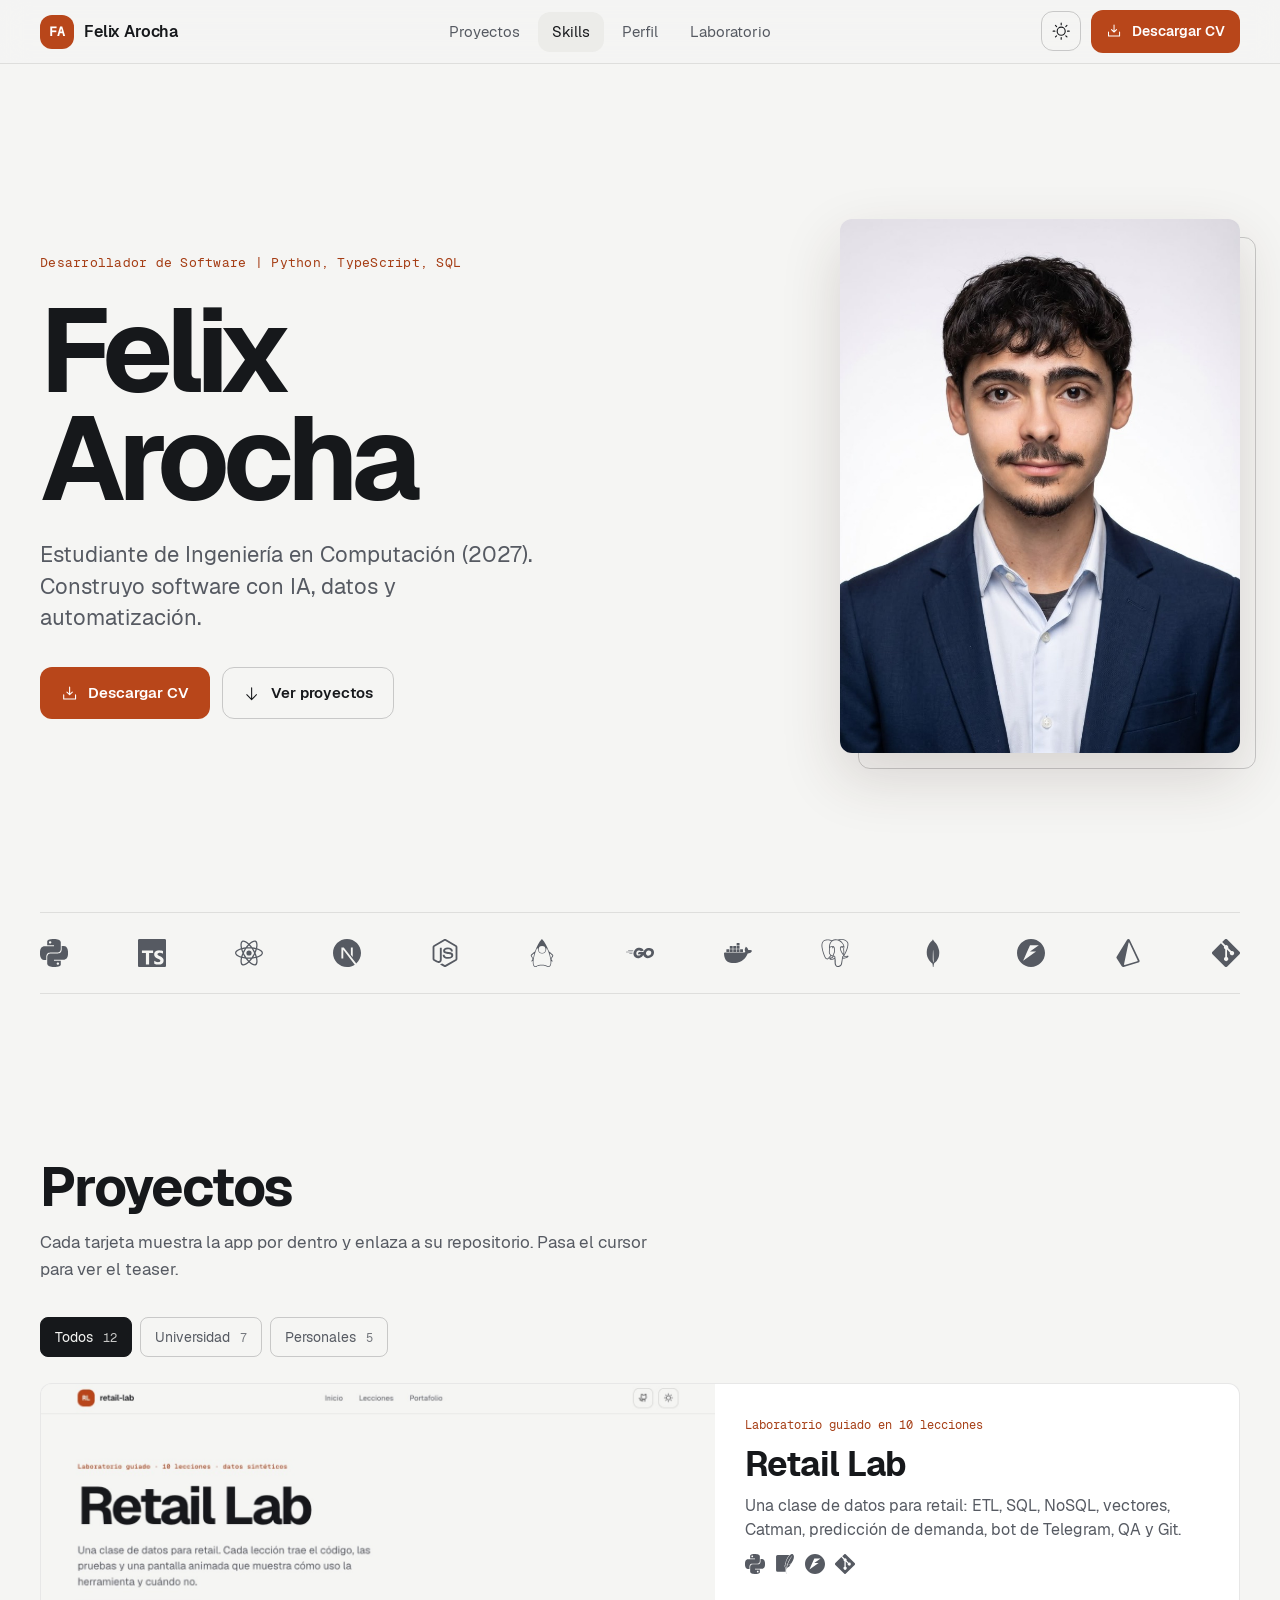
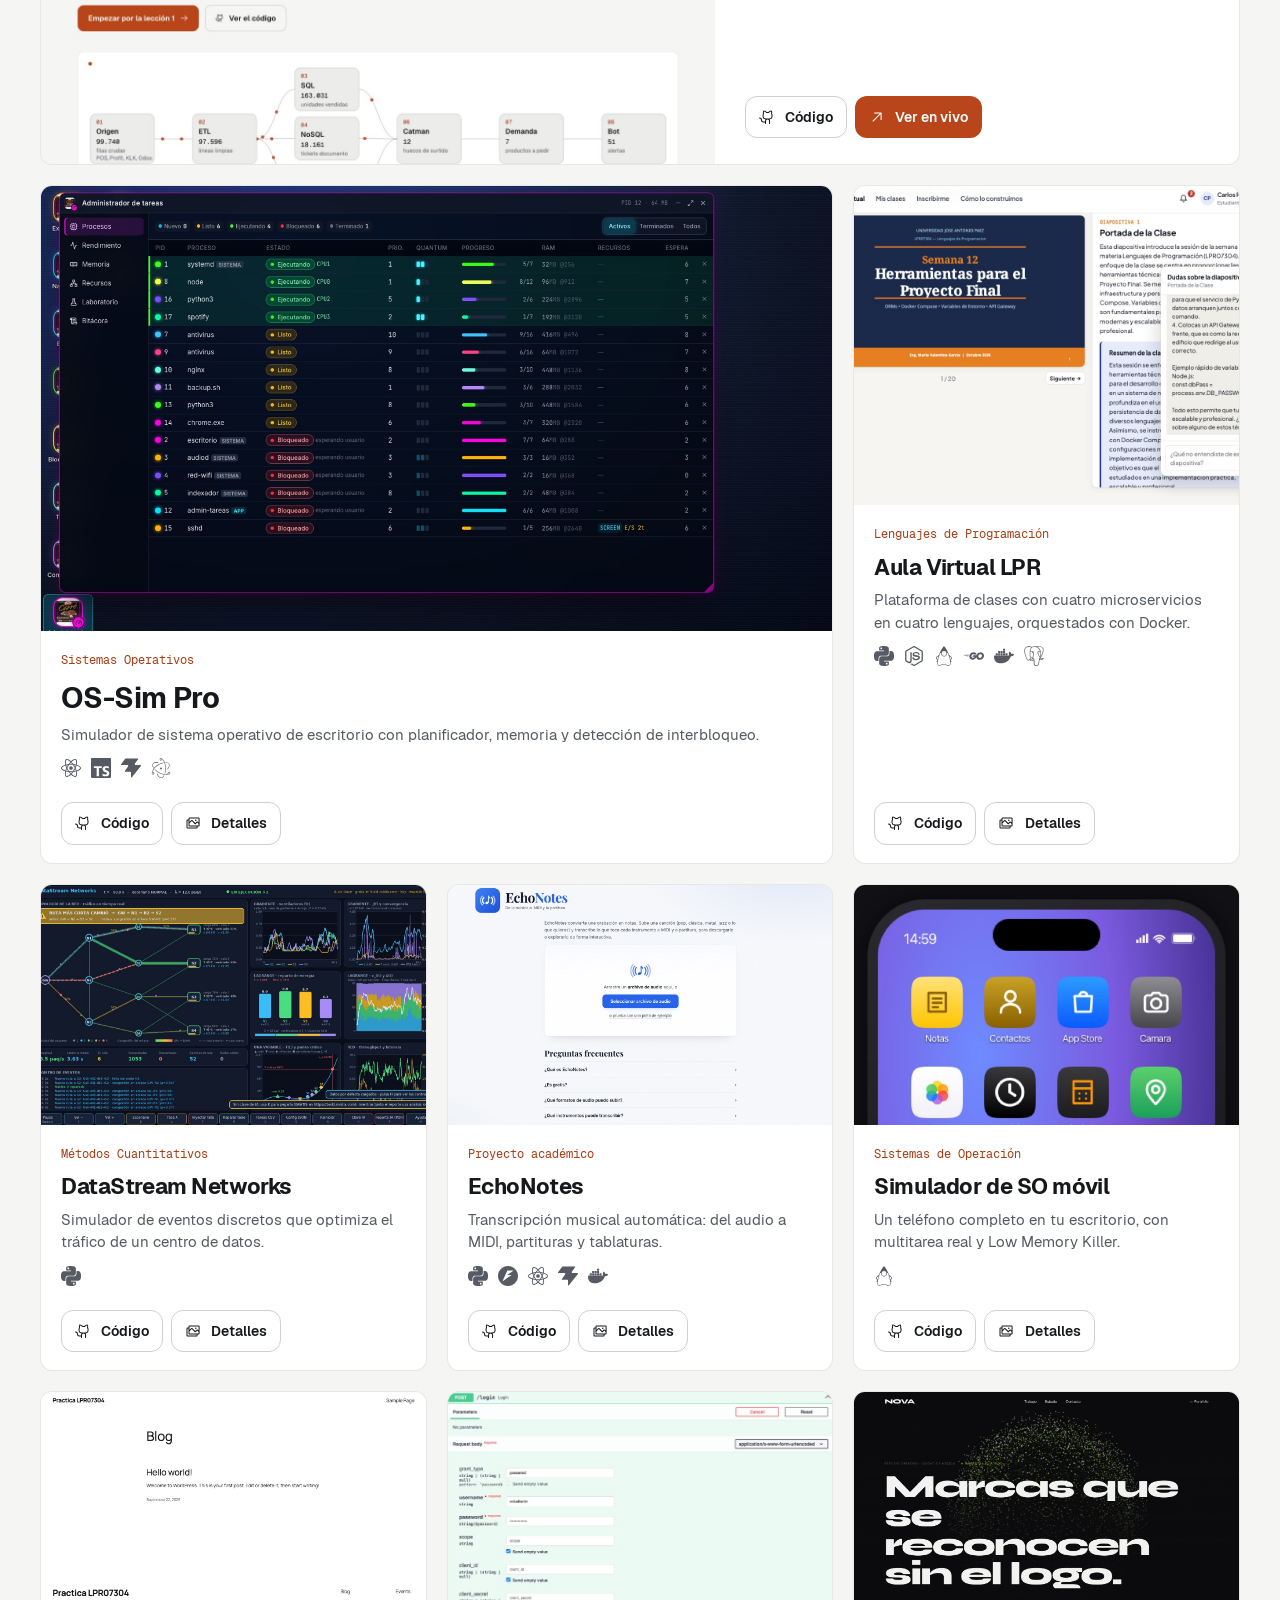
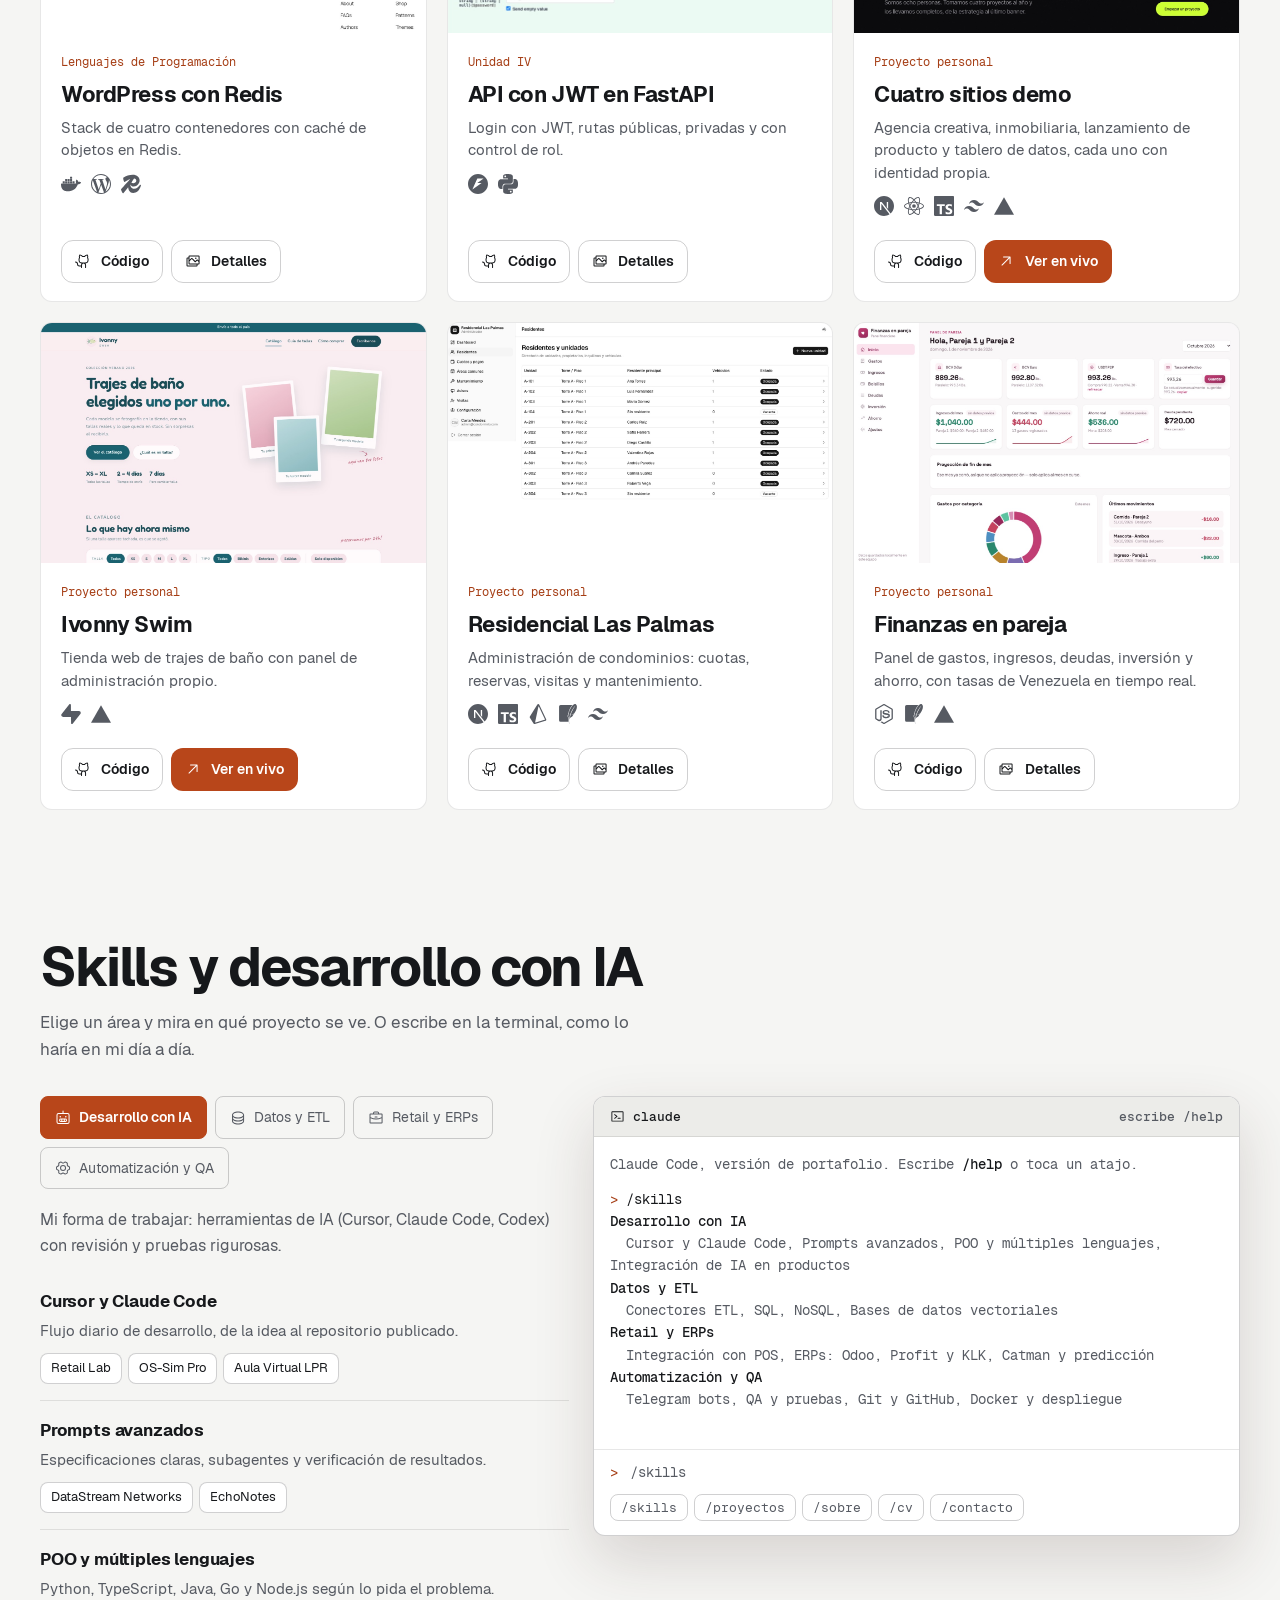
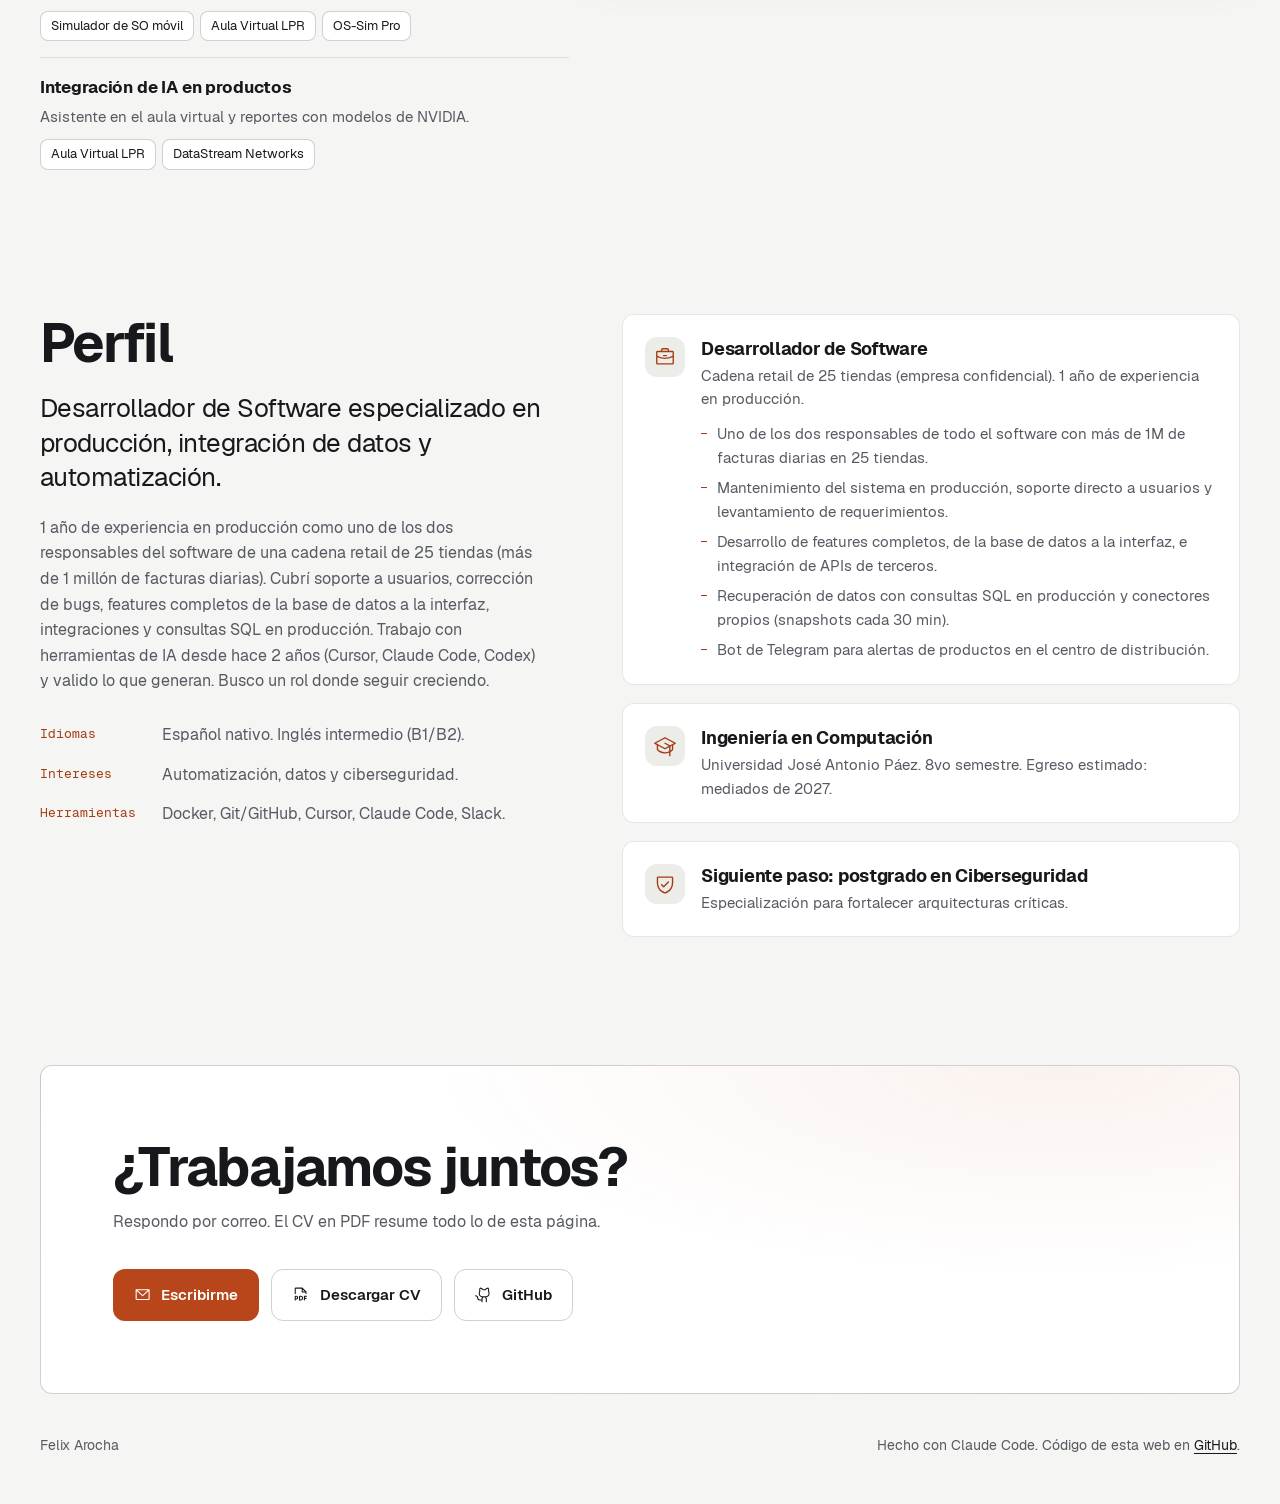
<file: index.html>
<!doctype html>
<html lang="es" data-theme="dark">
<head>
  <meta charset="utf-8">
  <meta name="viewport" content="width=device-width, initial-scale=1">
  <title>Felix Arocha | Desarrollador de Software</title>
  <meta name="description" content="Portafolio de Felix Arocha, Desarrollador de Software y estudiante de Ingeniería en Computación. Proyectos con código en GitHub, capturas y CV en PDF.">
  <meta name="theme-color" content="#0d0e10">
  <meta property="og:title" content="Felix Arocha | Desarrollador de Software">
  <meta property="og:description" content="Proyectos reales con teaser, código en GitHub y CV en PDF.">
  <meta property="og:image" content="assets/foto.jpg">
  <link rel="icon" href="assets/favicon.svg" type="image/svg+xml">
  <link rel="preload" href="assets/fonts/Geist-Regular.woff2" as="font" type="font/woff2" crossorigin>
  <link rel="stylesheet" href="css/style.css">
  <script>
    /* Aplica el tema guardado antes de pintar para evitar parpadeo. */
    try {
      var t = localStorage.getItem("tema");
      if (!t) t = matchMedia("(prefers-color-scheme: light)").matches ? "light" : "dark";
      document.documentElement.setAttribute("data-theme", t);
    } catch (e) {}
  </script>
</head>
<body>
<svg xmlns="http://www.w3.org/2000/svg" style="display:none">
<symbol id="i-github-logo" viewBox="0 0 256 256" fill="currentColor"><path d="M208.31,75.68A59.78,59.78,0,0,0,202.93,28,8,8,0,0,0,196,24a59.75,59.75,0,0,0-48,24H124A59.75,59.75,0,0,0,76,24a8,8,0,0,0-6.93,4,59.78,59.78,0,0,0-5.38,47.68A58.14,58.14,0,0,0,56,104v8a56.06,56.06,0,0,0,48.44,55.47A39.8,39.8,0,0,0,96,192v8H72a24,24,0,0,1-24-24A40,40,0,0,0,8,136a8,8,0,0,0,0,16,24,24,0,0,1,24,24,40,40,0,0,0,40,40H96v16a8,8,0,0,0,16,0V192a24,24,0,0,1,48,0v40a8,8,0,0,0,16,0V192a39.8,39.8,0,0,0-8.44-24.53A56.06,56.06,0,0,0,216,112v-8A58.14,58.14,0,0,0,208.31,75.68ZM200,112a40,40,0,0,1-40,40H112a40,40,0,0,1-40-40v-8a41.74,41.74,0,0,1,6.9-22.48A8,8,0,0,0,80,73.83a43.81,43.81,0,0,1,.79-33.58,43.88,43.88,0,0,1,32.32,20.06A8,8,0,0,0,119.82,64h32.35a8,8,0,0,0,6.74-3.69,43.87,43.87,0,0,1,32.32-20.06A43.81,43.81,0,0,1,192,73.83a8.09,8.09,0,0,0,1,7.65A41.72,41.72,0,0,1,200,104Z"/></symbol>
<symbol id="i-envelope-simple" viewBox="0 0 256 256" fill="currentColor"><path d="M224,48H32a8,8,0,0,0-8,8V192a16,16,0,0,0,16,16H216a16,16,0,0,0,16-16V56A8,8,0,0,0,224,48ZM203.43,64,128,133.15,52.57,64ZM216,192H40V74.19l82.59,75.71a8,8,0,0,0,10.82,0L216,74.19V192Z"/></symbol>
<symbol id="i-download-simple" viewBox="0 0 256 256" fill="currentColor"><path d="M224,144v64a8,8,0,0,1-8,8H40a8,8,0,0,1-8-8V144a8,8,0,0,1,16,0v56H208V144a8,8,0,0,1,16,0Zm-101.66,5.66a8,8,0,0,0,11.32,0l40-40a8,8,0,0,0-11.32-11.32L136,124.69V32a8,8,0,0,0-16,0v92.69L93.66,98.34a8,8,0,0,0-11.32,11.32Z"/></symbol>
<symbol id="i-arrow-up-right" viewBox="0 0 256 256" fill="currentColor"><path d="M200,64V168a8,8,0,0,1-16,0V83.31L69.66,197.66a8,8,0,0,1-11.32-11.32L172.69,72H88a8,8,0,0,1,0-16H192A8,8,0,0,1,200,64Z"/></symbol>
<symbol id="i-terminal-window" viewBox="0 0 256 256" fill="currentColor"><path d="M128,128a8,8,0,0,1-3,6.25l-40,32a8,8,0,1,1-10-12.5L107.19,128,75,102.25a8,8,0,1,1,10-12.5l40,32A8,8,0,0,1,128,128Zm48,24H136a8,8,0,0,0,0,16h40a8,8,0,0,0,0-16Zm56-96V200a16,16,0,0,1-16,16H40a16,16,0,0,1-16-16V56A16,16,0,0,1,40,40H216A16,16,0,0,1,232,56ZM216,200V56H40V200H216Z"/></symbol>
<symbol id="i-sun" viewBox="0 0 256 256" fill="currentColor"><path d="M120,40V16a8,8,0,0,1,16,0V40a8,8,0,0,1-16,0Zm72,88a64,64,0,1,1-64-64A64.07,64.07,0,0,1,192,128Zm-16,0a48,48,0,1,0-48,48A48.05,48.05,0,0,0,176,128ZM58.34,69.66A8,8,0,0,0,69.66,58.34l-16-16A8,8,0,0,0,42.34,53.66Zm0,116.68-16,16a8,8,0,0,0,11.32,11.32l16-16a8,8,0,0,0-11.32-11.32ZM192,72a8,8,0,0,0,5.66-2.34l16-16a8,8,0,0,0-11.32-11.32l-16,16A8,8,0,0,0,192,72Zm5.66,114.34a8,8,0,0,0-11.32,11.32l16,16a8,8,0,0,0,11.32-11.32ZM48,128a8,8,0,0,0-8-8H16a8,8,0,0,0,0,16H40A8,8,0,0,0,48,128Zm80,80a8,8,0,0,0-8,8v24a8,8,0,0,0,16,0V216A8,8,0,0,0,128,208Zm112-88H216a8,8,0,0,0,0,16h24a8,8,0,0,0,0-16Z"/></symbol>
<symbol id="i-moon" viewBox="0 0 256 256" fill="currentColor"><path d="M233.54,142.23a8,8,0,0,0-8-2,88.08,88.08,0,0,1-109.8-109.8,8,8,0,0,0-10-10,104.84,104.84,0,0,0-52.91,37A104,104,0,0,0,136,224a103.09,103.09,0,0,0,62.52-20.88,104.84,104.84,0,0,0,37-52.91A8,8,0,0,0,233.54,142.23ZM188.9,190.34A88,88,0,0,1,65.66,67.11a89,89,0,0,1,31.4-26A106,106,0,0,0,96,56,104.11,104.11,0,0,0,200,160a106,106,0,0,0,14.92-1.06A89,89,0,0,1,188.9,190.34Z"/></symbol>
<symbol id="i-code" viewBox="0 0 256 256" fill="currentColor"><path d="M69.12,94.15,28.5,128l40.62,33.85a8,8,0,1,1-10.24,12.29l-48-40a8,8,0,0,1,0-12.29l48-40a8,8,0,0,1,10.24,12.3Zm176,27.7-48-40a8,8,0,1,0-10.24,12.3L227.5,128l-40.62,33.85a8,8,0,1,0,10.24,12.29l48-40a8,8,0,0,0,0-12.29ZM162.73,32.48a8,8,0,0,0-10.25,4.79l-64,176a8,8,0,0,0,4.79,10.26A8.14,8.14,0,0,0,96,224a8,8,0,0,0,7.52-5.27l64-176A8,8,0,0,0,162.73,32.48Z"/></symbol>
<symbol id="i-database" viewBox="0 0 256 256" fill="currentColor"><path d="M128,24C74.17,24,32,48.6,32,80v96c0,31.4,42.17,56,96,56s96-24.6,96-56V80C224,48.6,181.83,24,128,24Zm80,104c0,9.62-7.88,19.43-21.61,26.92C170.93,163.35,150.19,168,128,168s-42.93-4.65-58.39-13.08C55.88,147.43,48,137.62,48,128V111.36c17.06,15,46.23,24.64,80,24.64s62.94-9.68,80-24.64ZM69.61,53.08C85.07,44.65,105.81,40,128,40s42.93,4.65,58.39,13.08C200.12,60.57,208,70.38,208,80s-7.88,19.43-21.61,26.92C170.93,115.35,150.19,120,128,120s-42.93-4.65-58.39-13.08C55.88,99.43,48,89.62,48,80S55.88,60.57,69.61,53.08ZM186.39,202.92C170.93,211.35,150.19,216,128,216s-42.93-4.65-58.39-13.08C55.88,195.43,48,185.62,48,176V159.36c17.06,15,46.23,24.64,80,24.64s62.94-9.68,80-24.64V176C208,185.62,200.12,195.43,186.39,202.92Z"/></symbol>
<symbol id="i-robot" viewBox="0 0 256 256" fill="currentColor"><path d="M200,48H136V16a8,8,0,0,0-16,0V48H56A32,32,0,0,0,24,80V192a32,32,0,0,0,32,32H200a32,32,0,0,0,32-32V80A32,32,0,0,0,200,48Zm16,144a16,16,0,0,1-16,16H56a16,16,0,0,1-16-16V80A16,16,0,0,1,56,64H200a16,16,0,0,1,16,16Zm-52-56H92a28,28,0,0,0,0,56h72a28,28,0,0,0,0-56Zm-24,16v24H116V152ZM80,164a12,12,0,0,1,12-12h8v24H92A12,12,0,0,1,80,164Zm84,12h-8V152h8a12,12,0,0,1,0,24ZM72,108a12,12,0,1,1,12,12A12,12,0,0,1,72,108Zm88,0a12,12,0,1,1,12,12A12,12,0,0,1,160,108Z"/></symbol>
<symbol id="i-shield-check" viewBox="0 0 256 256" fill="currentColor"><path d="M208,40H48A16,16,0,0,0,32,56v56c0,52.72,25.52,84.67,46.93,102.19,23.06,18.86,46,25.26,47,25.53a8,8,0,0,0,4.2,0c1-.27,23.91-6.67,47-25.53C198.48,196.67,224,164.72,224,112V56A16,16,0,0,0,208,40Zm0,72c0,37.07-13.66,67.16-40.6,89.42A129.3,129.3,0,0,1,128,223.62a128.25,128.25,0,0,1-38.92-21.81C61.82,179.51,48,149.3,48,112l0-56,160,0ZM82.34,141.66a8,8,0,0,1,11.32-11.32L112,148.69l50.34-50.35a8,8,0,0,1,11.32,11.32l-56,56a8,8,0,0,1-11.32,0Z"/></symbol>
<symbol id="i-lock-simple" viewBox="0 0 256 256" fill="currentColor"><path d="M208,80H176V56a48,48,0,0,0-96,0V80H48A16,16,0,0,0,32,96V208a16,16,0,0,0,16,16H208a16,16,0,0,0,16-16V96A16,16,0,0,0,208,80ZM96,56a32,32,0,0,1,64,0V80H96ZM208,208H48V96H208V208Z"/></symbol>
<symbol id="i-x" viewBox="0 0 256 256" fill="currentColor"><path d="M205.66,194.34a8,8,0,0,1-11.32,11.32L128,139.31,61.66,205.66a8,8,0,0,1-11.32-11.32L116.69,128,50.34,61.66A8,8,0,0,1,61.66,50.34L128,116.69l66.34-66.35a8,8,0,0,1,11.32,11.32L139.31,128Z"/></symbol>
<symbol id="i-caret-left" viewBox="0 0 256 256" fill="currentColor"><path d="M165.66,202.34a8,8,0,0,1-11.32,11.32l-80-80a8,8,0,0,1,0-11.32l80-80a8,8,0,0,1,11.32,11.32L91.31,128Z"/></symbol>
<symbol id="i-caret-right" viewBox="0 0 256 256" fill="currentColor"><path d="M181.66,133.66l-80,80a8,8,0,0,1-11.32-11.32L164.69,128,90.34,53.66a8,8,0,0,1,11.32-11.32l80,80A8,8,0,0,1,181.66,133.66Z"/></symbol>
<symbol id="i-graduation-cap" viewBox="0 0 256 256" fill="currentColor"><path d="M251.76,88.94l-120-64a8,8,0,0,0-7.52,0l-120,64a8,8,0,0,0,0,14.12L32,117.87v48.42a15.91,15.91,0,0,0,4.06,10.65C49.16,191.53,78.51,216,128,216a130,130,0,0,0,48-8.76V240a8,8,0,0,0,16,0V199.51a115.63,115.63,0,0,0,27.94-22.57A15.91,15.91,0,0,0,224,166.29V117.87l27.76-14.81a8,8,0,0,0,0-14.12ZM128,200c-43.27,0-68.72-21.14-80-33.71V126.4l76.24,40.66a8,8,0,0,0,7.52,0L176,143.47v46.34C163.4,195.69,147.52,200,128,200Zm80-33.75a97.83,97.83,0,0,1-16,14.25V134.93l16-8.53ZM188,118.94l-.22-.13-56-29.87a8,8,0,0,0-7.52,14.12L171,128l-43,22.93L25,96,128,41.07,231,96Z"/></symbol>
<symbol id="i-briefcase" viewBox="0 0 256 256" fill="currentColor"><path d="M216,56H176V48a24,24,0,0,0-24-24H104A24,24,0,0,0,80,48v8H40A16,16,0,0,0,24,72V200a16,16,0,0,0,16,16H216a16,16,0,0,0,16-16V72A16,16,0,0,0,216,56ZM96,48a8,8,0,0,1,8-8h48a8,8,0,0,1,8,8v8H96ZM216,72v41.61A184,184,0,0,1,128,136a184.07,184.07,0,0,1-88-22.38V72Zm0,128H40V131.64A200.19,200.19,0,0,0,128,152a200.25,200.25,0,0,0,88-20.37V200ZM104,112a8,8,0,0,1,8-8h32a8,8,0,0,1,0,16H112A8,8,0,0,1,104,112Z"/></symbol>
<symbol id="i-translate" viewBox="0 0 256 256" fill="currentColor"><path d="M247.15,212.42l-56-112a8,8,0,0,0-14.31,0l-21.71,43.43A88,88,0,0,1,108,126.93,103.65,103.65,0,0,0,135.69,64H160a8,8,0,0,0,0-16H104V32a8,8,0,0,0-16,0V48H32a8,8,0,0,0,0,16h87.63A87.76,87.76,0,0,1,96,116.35a87.74,87.74,0,0,1-19-31,8,8,0,1,0-15.08,5.34A103.63,103.63,0,0,0,84,127a87.55,87.55,0,0,1-52,17,8,8,0,0,0,0,16,103.46,103.46,0,0,0,64-22.08,104.18,104.18,0,0,0,51.44,21.31l-26.6,53.19a8,8,0,0,0,14.31,7.16L148.94,192h70.11l13.79,27.58A8,8,0,0,0,240,224a8,8,0,0,0,7.15-11.58ZM156.94,176,184,121.89,211.05,176Z"/></symbol>
<symbol id="i-images" viewBox="0 0 256 256" fill="currentColor"><path d="M216,40H72A16,16,0,0,0,56,56V72H40A16,16,0,0,0,24,88V200a16,16,0,0,0,16,16H184a16,16,0,0,0,16-16V184h16a16,16,0,0,0,16-16V56A16,16,0,0,0,216,40ZM72,56H216v62.75l-10.07-10.06a16,16,0,0,0-22.63,0l-20,20-44-44a16,16,0,0,0-22.62,0L72,109.37ZM184,200H40V88H56v80a16,16,0,0,0,16,16H184Zm32-32H72V132l36-36,49.66,49.66a8,8,0,0,0,11.31,0L194.63,120,216,141.38V168ZM160,84a12,12,0,1,1,12,12A12,12,0,0,1,160,84Z"/></symbol>
<symbol id="i-check" viewBox="0 0 256 256" fill="currentColor"><path d="M229.66,77.66l-128,128a8,8,0,0,1-11.32,0l-56-56a8,8,0,0,1,11.32-11.32L96,188.69,218.34,66.34a8,8,0,0,1,11.32,11.32Z"/></symbol>
<symbol id="i-git-branch" viewBox="0 0 256 256" fill="currentColor"><path d="M232,64a32,32,0,1,0-40,31v17a8,8,0,0,1-8,8H96a23.84,23.84,0,0,0-8,1.38V95a32,32,0,1,0-16,0v66a32,32,0,1,0,16,0V144a8,8,0,0,1,8-8h88a24,24,0,0,0,24-24V95A32.06,32.06,0,0,0,232,64ZM64,64A16,16,0,1,1,80,80,16,16,0,0,1,64,64ZM96,192a16,16,0,1,1-16-16A16,16,0,0,1,96,192ZM200,80a16,16,0,1,1,16-16A16,16,0,0,1,200,80Z"/></symbol>
<symbol id="i-gear-six" viewBox="0 0 256 256" fill="currentColor"><path d="M128,80a48,48,0,1,0,48,48A48.05,48.05,0,0,0,128,80Zm0,80a32,32,0,1,1,32-32A32,32,0,0,1,128,160Zm109.94-52.79a8,8,0,0,0-3.89-5.4l-29.83-17-.12-33.62a8,8,0,0,0-2.83-6.08,111.91,111.91,0,0,0-36.72-20.67,8,8,0,0,0-6.46.59L128,41.85,97.88,25a8,8,0,0,0-6.47-.6A112.1,112.1,0,0,0,54.73,45.15a8,8,0,0,0-2.83,6.07l-.15,33.65-29.83,17a8,8,0,0,0-3.89,5.4,106.47,106.47,0,0,0,0,41.56,8,8,0,0,0,3.89,5.4l29.83,17,.12,33.62a8,8,0,0,0,2.83,6.08,111.91,111.91,0,0,0,36.72,20.67,8,8,0,0,0,6.46-.59L128,214.15,158.12,231a7.91,7.91,0,0,0,3.9,1,8.09,8.09,0,0,0,2.57-.42,112.1,112.1,0,0,0,36.68-20.73,8,8,0,0,0,2.83-6.07l.15-33.65,29.83-17a8,8,0,0,0,3.89-5.4A106.47,106.47,0,0,0,237.94,107.21Zm-15,34.91-28.57,16.25a8,8,0,0,0-3,3c-.58,1-1.19,2.06-1.81,3.06a7.94,7.94,0,0,0-1.22,4.21l-.15,32.25a95.89,95.89,0,0,1-25.37,14.3L134,199.13a8,8,0,0,0-3.91-1h-.19c-1.21,0-2.43,0-3.64,0a8.08,8.08,0,0,0-4.1,1l-28.84,16.1A96,96,0,0,1,67.88,201l-.11-32.2a8,8,0,0,0-1.22-4.22c-.62-1-1.23-2-1.8-3.06a8.09,8.09,0,0,0-3-3.06l-28.6-16.29a90.49,90.49,0,0,1,0-28.26L61.67,97.63a8,8,0,0,0,3-3c.58-1,1.19-2.06,1.81-3.06a7.94,7.94,0,0,0,1.22-4.21l.15-32.25a95.89,95.89,0,0,1,25.37-14.3L122,56.87a8,8,0,0,0,4.1,1c1.21,0,2.43,0,3.64,0a8.08,8.08,0,0,0,4.1-1l28.84-16.1A96,96,0,0,1,188.12,55l.11,32.2a8,8,0,0,0,1.22,4.22c.62,1,1.23,2,1.8,3.06a8.09,8.09,0,0,0,3,3.06l28.6,16.29A90.49,90.49,0,0,1,222.9,142.12Z"/></symbol>
<symbol id="i-arrow-down" viewBox="0 0 256 256" fill="currentColor"><path d="M205.66,149.66l-72,72a8,8,0,0,1-11.32,0l-72-72a8,8,0,0,1,11.32-11.32L120,196.69V40a8,8,0,0,1,16,0V196.69l58.34-58.35a8,8,0,0,1,11.32,11.32Z"/></symbol>
<symbol id="i-file-pdf" viewBox="0 0 256 256" fill="currentColor"><path d="M224,152a8,8,0,0,1-8,8H192v16h16a8,8,0,0,1,0,16H192v16a8,8,0,0,1-16,0V152a8,8,0,0,1,8-8h32A8,8,0,0,1,224,152ZM92,172a28,28,0,0,1-28,28H56v8a8,8,0,0,1-16,0V152a8,8,0,0,1,8-8H64A28,28,0,0,1,92,172Zm-16,0a12,12,0,0,0-12-12H56v24h8A12,12,0,0,0,76,172Zm88,8a36,36,0,0,1-36,36H112a8,8,0,0,1-8-8V152a8,8,0,0,1,8-8h16A36,36,0,0,1,164,180Zm-16,0a20,20,0,0,0-20-20h-8v40h8A20,20,0,0,0,148,180ZM40,112V40A16,16,0,0,1,56,24h96a8,8,0,0,1,5.66,2.34l56,56A8,8,0,0,1,216,88v24a8,8,0,0,1-16,0V96H152a8,8,0,0,1-8-8V40H56v72a8,8,0,0,1-16,0ZM160,80h28.69L160,51.31Z"/></symbol>
<symbol id="i-globe" viewBox="0 0 256 256" fill="currentColor"><path d="M128,24h0A104,104,0,1,0,232,128,104.12,104.12,0,0,0,128,24Zm88,104a87.61,87.61,0,0,1-3.33,24H174.16a157.44,157.44,0,0,0,0-48h38.51A87.61,87.61,0,0,1,216,128ZM102,168H154a115.11,115.11,0,0,1-26,45A115.27,115.27,0,0,1,102,168Zm-3.9-16a140.84,140.84,0,0,1,0-48h59.88a140.84,140.84,0,0,1,0,48ZM40,128a87.61,87.61,0,0,1,3.33-24H81.84a157.44,157.44,0,0,0,0,48H43.33A87.61,87.61,0,0,1,40,128ZM154,88H102a115.11,115.11,0,0,1,26-45A115.27,115.27,0,0,1,154,88Zm52.33,0H170.71a135.28,135.28,0,0,0-22.3-45.6A88.29,88.29,0,0,1,206.37,88ZM107.59,42.4A135.28,135.28,0,0,0,85.29,88H49.63A88.29,88.29,0,0,1,107.59,42.4ZM49.63,168H85.29a135.28,135.28,0,0,0,22.3,45.6A88.29,88.29,0,0,1,49.63,168Zm98.78,45.6a135.28,135.28,0,0,0,22.3-45.6h35.66A88.29,88.29,0,0,1,148.41,213.6Z"/></symbol>
<symbol id="i-brain" viewBox="0 0 256 256" fill="currentColor"><path d="M248,124a56.11,56.11,0,0,0-32-50.61V72a48,48,0,0,0-88-26.49A48,48,0,0,0,40,72v1.39a56,56,0,0,0,0,101.2V176a48,48,0,0,0,88,26.49A48,48,0,0,0,216,176v-1.41A56.09,56.09,0,0,0,248,124ZM88,208a32,32,0,0,1-31.81-28.56A55.87,55.87,0,0,0,64,180h8a8,8,0,0,0,0-16H64A40,40,0,0,1,50.67,86.27,8,8,0,0,0,56,78.73V72a32,32,0,0,1,64,0v68.26A47.8,47.8,0,0,0,88,128a8,8,0,0,0,0,16,32,32,0,0,1,0,64Zm104-44h-8a8,8,0,0,0,0,16h8a55.87,55.87,0,0,0,7.81-.56A32,32,0,1,1,168,144a8,8,0,0,0,0-16,47.8,47.8,0,0,0-32,12.26V72a32,32,0,0,1,64,0v6.73a8,8,0,0,0,5.33,7.54A40,40,0,0,1,192,164Zm16-52a8,8,0,0,1-8,8h-4a36,36,0,0,1-36-36V80a8,8,0,0,1,16,0v4a20,20,0,0,0,20,20h4A8,8,0,0,1,208,112ZM60,120H56a8,8,0,0,1,0-16h4A20,20,0,0,0,80,84V80a8,8,0,0,1,16,0v4A36,36,0,0,1,60,120Z"/></symbol>
</svg>
<a class="skip" href="#proyectos">Saltar al contenido</a>

<header class="nav" id="nav">
  <div class="wrap nav-in">
    <a class="brand" href="#inicio" aria-label="Felix Arocha, inicio">
      <span class="brand-mark">FA</span><span class="brand-name">Felix Arocha</span>
    </a>
    <nav class="nav-links" aria-label="Secciones">
      <a href="#proyectos" data-sec="proyectos">Proyectos</a>
      <a href="#skills" data-sec="skills">Skills</a>
      <a href="#perfil" data-sec="perfil">Perfil</a>
      <a href="https://felixxcito.github.io/retail-lab" target="_blank" rel="noopener">Laboratorio</a>
    </nav>
    <div class="nav-actions">
      <button class="icon-btn" id="themeBtn" type="button" aria-label="Cambiar tema claro u oscuro">
        <svg class="ico ico-sun"><use href="#i-sun"/></svg>
        <svg class="ico ico-moon"><use href="#i-moon"/></svg>
      </button>
      <a class="btn btn-primary btn-sm" href="assets/Felix-Arocha-CV.pdf" download>
        <svg class="ico"><use href="#i-download-simple"/></svg>Descargar CV
      </a>
    </div>
  </div>
</header>

<main id="inicio">
  <!-- HERO -->
  <section class="hero wrap">
    <div class="hero-copy reveal">
      <p class="mono hero-eyebrow">Desarrollador de Software | Python, TypeScript, SQL</p>
      <h1>Felix<br>Arocha</h1>
      <p class="lead">Estudiante de Ingeniería en Computación (2027). Construyo software con IA, datos y automatización.</p>
      <div class="hero-cta">
        <a class="btn btn-primary" href="assets/Felix-Arocha-CV.pdf" download>
          <svg class="ico"><use href="#i-download-simple"/></svg>Descargar CV
        </a>
        <a class="btn btn-ghost" href="#proyectos">
          <svg class="ico"><use href="#i-arrow-down"/></svg>Ver proyectos
        </a>
      </div>
    </div>
    <figure class="hero-photo reveal" style="--d:.12s">
      <img src="assets/foto.jpg" width="832" height="1024" alt="Retrato de Felix Arocha" fetchpriority="high">
    </figure>
  </section>

  <!-- STACK -->
  <section class="stack wrap" aria-label="Tecnologías con las que trabajo">
    <ul class="logos" id="logos"></ul>
  </section>

  <!-- PROYECTOS -->
  <section class="sec wrap" id="proyectos">
    <div class="sec-head reveal">
      <h2>Proyectos</h2>
      <p>Cada tarjeta muestra la app por dentro y enlaza a su repositorio. Pasa el cursor para ver el teaser.</p>
    </div>
    <div class="filters reveal" role="group" aria-label="Filtrar proyectos">
      <button class="chip is-on" data-f="all" type="button">Todos <span id="cAll"></span></button>
      <button class="chip" data-f="uni" type="button">Universidad <span id="cUni"></span></button>
      <button class="chip" data-f="personal" type="button">Personales <span id="cPer"></span></button>
    </div>
    <div class="grid" id="grid"></div>
  </section>

  <!-- SKILLS -->
  <section class="sec wrap" id="skills">
    <div class="sec-head reveal">
      <h2>Skills y desarrollo con IA</h2>
      <p>Elige un área y mira en qué proyecto se ve. O escribe en la terminal, como lo haría en mi día a día.</p>
    </div>
    <div class="skills">
      <div class="skills-left reveal">
        <div class="tabs" role="tablist" id="tabs" aria-label="Áreas de skills"></div>
        <div class="skill-panel" id="skillPanel" role="tabpanel" aria-live="polite"></div>
      </div>
      <div class="term reveal" style="--d:.1s" id="term">
        <div class="term-bar">
          <span class="term-title"><svg class="ico"><use href="#i-terminal-window"/></svg>claude</span>
          <span class="term-hint">escribe /help</span>
        </div>
        <div class="term-body" id="termOut" aria-live="polite" tabindex="0" aria-label="Terminal interactiva"></div>
        <form class="term-form" id="termForm" autocomplete="off">
          <label for="termIn" class="sr">Comando</label>
          <span class="prompt" aria-hidden="true">&gt;</span>
          <input id="termIn" type="text" spellcheck="false" autocapitalize="off" placeholder="/skills" aria-label="Comando">
        </form>
        <div class="term-chips" id="termChips"></div>
      </div>
    </div>
  </section>

  <!-- PERFIL -->
  <section class="sec wrap" id="perfil">
    <div class="perfil">
      <div class="perfil-main reveal">
        <h2>Perfil</h2>
        <p class="big">Desarrollador de Software especializado en producción, integración de datos y automatización.</p>
        <p>1 año de experiencia en producción como uno de los dos responsables del software de una cadena retail de 25 tiendas (más de 1 millón de facturas diarias). Cubrí soporte a usuarios, corrección de bugs, features completos de la base de datos a la interfaz, integraciones y consultas SQL en producción. Trabajo con herramientas de IA desde hace 2 años (Cursor, Claude Code, Codex) y valido lo que generan. Busco un rol donde seguir creciendo.</p>
        <dl class="facts">
          <div><dt>Idiomas</dt><dd>Español nativo. Inglés intermedio (B1/B2).</dd></div>
          <div><dt>Intereses</dt><dd>Automatización, datos y ciberseguridad.</dd></div>
          <div><dt>Herramientas</dt><dd>Docker, Git/GitHub, Cursor, Claude Code, Slack.</dd></div>
        </dl>
      </div>
      <ol class="timeline reveal" style="--d:.1s">
        <li>
          <svg class="ico"><use href="#i-briefcase"/></svg>
          <div>
            <h3>Desarrollador de Software</h3>
            <p class="meta">Cadena retail de 25 tiendas (empresa confidencial). 1 año de experiencia en producción.</p>
            <ul>
              <li>Uno de los dos responsables de todo el software con más de 1M de facturas diarias en 25 tiendas.</li>
              <li>Mantenimiento del sistema en producción, soporte directo a usuarios y levantamiento de requerimientos.</li>
              <li>Desarrollo de features completos, de la base de datos a la interfaz, e integración de APIs de terceros.</li>
              <li>Recuperación de datos con consultas SQL en producción y conectores propios (snapshots cada 30 min).</li>
              <li>Bot de Telegram para alertas de productos en el centro de distribución.</li>
            </ul>
          </div>
        </li>
        <li>
          <svg class="ico"><use href="#i-graduation-cap"/></svg>
          <div>
            <h3>Ingeniería en Computación</h3>
            <p class="meta">Universidad José Antonio Páez. 8vo semestre. Egreso estimado: mediados de 2027.</p>
          </div>
        </li>
        <li>
          <svg class="ico"><use href="#i-shield-check"/></svg>
          <div>
            <h3>Siguiente paso: postgrado en Ciberseguridad</h3>
            <p class="meta">Especialización para fortalecer arquitecturas críticas.</p>
          </div>
        </li>
      </ol>
    </div>
  </section>

  <!-- CONTACTO -->
  <section class="contact wrap reveal" id="contacto">
    <div class="contact-in">
      <h2>¿Trabajamos juntos?</h2>
      <p>Respondo por correo. El CV en PDF resume todo lo de esta página.</p>
      <div class="hero-cta">
        <a class="btn btn-primary" id="mailBtn" href="mailto:felixarocha1@gmail.com?subject=Hola%20Felix">
          <svg class="ico"><use href="#i-envelope-simple"/></svg>Escribirme
        </a>
        <a class="btn btn-ghost" href="assets/Felix-Arocha-CV.pdf" download>
          <svg class="ico"><use href="#i-file-pdf"/></svg>Descargar CV
        </a>
        <a class="btn btn-ghost" href="https://github.com/felixxcito" target="_blank" rel="noopener">
          <svg class="ico"><use href="#i-github-logo"/></svg>GitHub
        </a>
      </div>
    </div>
  </section>
</main>

<footer class="foot wrap">
  <span>Felix Arocha</span>
  <span>Hecho con Claude Code. Código de esta web en <a href="https://github.com/felixxcito/felixxcito.github.io" target="_blank" rel="noopener">GitHub</a>.</span>
</footer>

<!-- MODAL DE PROYECTO -->
<div class="modal" id="modal" hidden>
  <div class="modal-back" data-close></div>
  <div class="modal-box" role="dialog" aria-modal="true" aria-labelledby="mTitle">
    <button class="icon-btn modal-x" type="button" data-close aria-label="Cerrar"><svg class="ico"><use href="#i-x"/></svg></button>
    <div class="m-view">
      <div class="m-stage" id="mStage">
        <img id="mImg" alt="">
        <button class="m-nav m-prev" type="button" id="mPrev" aria-label="Captura anterior"><svg class="ico"><use href="#i-caret-left"/></svg></button>
        <button class="m-nav m-next" type="button" id="mNext" aria-label="Captura siguiente"><svg class="ico"><use href="#i-caret-right"/></svg></button>
      </div>
      <p class="m-cap" id="mCap"></p>
      <div class="m-thumbs" id="mThumbs"></div>
    </div>
    <div class="m-info">
      <p class="mono m-course" id="mCourse"></p>
      <h3 id="mTitle"></h3>
      <p id="mDesc"></p>
      <ul class="m-points" id="mPoints"></ul>
      <ul class="m-stack" id="mStack"></ul>
      <div class="m-links" id="mLinks"></div>
    </div>
  </div>
</div>

<script src="data/logos.js"></script>
<script src="data/projects.js"></script>
<script src="data/shots.js"></script>
<script src="js/main.js"></script>
</body>
</html>
</file>
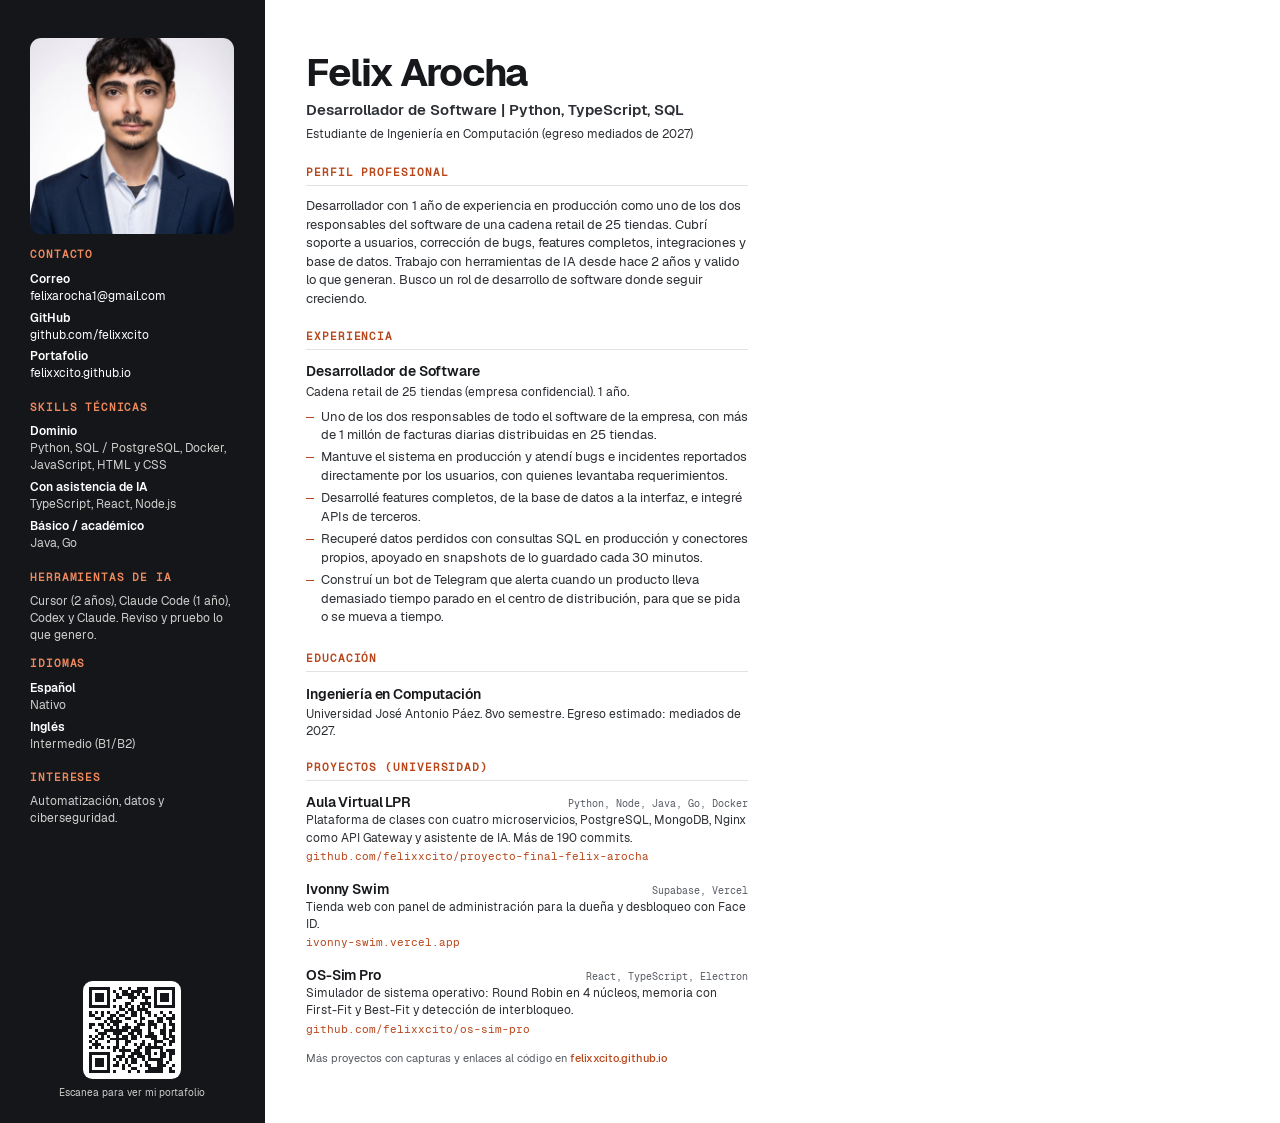
<file: cv/cv.html>
<!doctype html>
<html lang="es">
<head>
<meta charset="utf-8">
<title>Felix Arocha - Curriculum Vitae</title>
<style>
  @font-face { font-family: "Geist"; src: url("../assets/fonts/Geist-Regular.woff2") format("woff2"); font-weight: 400; }
  @font-face { font-family: "Geist"; src: url("../assets/fonts/Geist-Medium.woff2") format("woff2"); font-weight: 500; }
  @font-face { font-family: "Geist"; src: url("../assets/fonts/Geist-SemiBold.woff2") format("woff2"); font-weight: 600; }
  @font-face { font-family: "Geist"; src: url("../assets/fonts/Geist-Bold.woff2") format("woff2"); font-weight: 700; }
  @font-face { font-family: "Geist Mono"; src: url("../assets/fonts/GeistMono-Regular.woff2") format("woff2"); font-weight: 400; }
  @page { size: A4; margin: 0; }
  :root { --ink: #16181b; --mut: #555a62; --acc: #b8461a; --side: #14161a; --line: #e3e3e0; }
  * { box-sizing: border-box; }
  html, body { margin: 0; background: #fff; color: var(--ink); font-family: "Geist", system-ui, sans-serif; font-size: 9.6pt; line-height: 1.45; -webkit-print-color-adjust: exact; print-color-adjust: exact; }
  a { color: inherit; text-decoration: none; }
  h1, h2, h3, p, ul { margin: 0; padding: 0; }
  ul { list-style: none; }
  .page { width: 210mm; height: 297mm; display: grid; grid-template-columns: 70mm 1fr; page-break-after: always; overflow: hidden; }
  .page:last-child { page-break-after: auto; }
  .side { background: var(--side); color: #e8e7e5; padding: 10mm 8mm 6mm; display: flex; flex-direction: column; gap: 3.6mm; }
  .side img { width: 100%; aspect-ratio: 5 / 4.8; object-fit: cover; border-radius: 3mm; }
  .side h2 { font: 600 8pt "Geist Mono", monospace; letter-spacing: .08em; text-transform: uppercase; color: #f08a5d; margin-bottom: 2.2mm; }
  .side li { margin-bottom: 1.3mm; color: #cfcfcc; font-size: 8.8pt; }
  .side li b { color: #fff; font-weight: 600; display: block; }
  .side a { color: #fff; word-break: break-all; }
  .main { padding: 14mm 12mm 10mm 11mm; display: flex; flex-direction: column; gap: 5.5mm; }
  .name { font-size: 29pt; font-weight: 700; letter-spacing: -.035em; line-height: 1; }
  .role { margin-top: 2mm; color: var(--acc); font-weight: 600; font-size: 11pt; }
  .main h2 { font: 600 8.5pt "Geist Mono", monospace; letter-spacing: .08em; text-transform: uppercase; color: var(--acc); padding-bottom: 1.6mm; border-bottom: 1px solid var(--line); margin-bottom: 3mm; }
  .main p { color: #2b2e33; }
  .job h3, .proj h3 { font-size: 10.4pt; font-weight: 600; letter-spacing: -.01em; }
  .meta { color: var(--mut); font-size: 8.8pt; margin-top: .4mm; }
  .job ul { margin-top: 2mm; }
  .job li { position: relative; padding-left: 4mm; margin-bottom: 1mm; color: #2b2e33; }
  .job li::before { content: ""; position: absolute; left: 0; top: 2.4mm; width: 2mm; height: 1px; background: var(--acc); }
  .projs { display: grid; gap: 3.4mm; }
  .proj p { color: #2b2e33; font-size: 9pt; }
  .proj .url { font: 400 7.9pt "Geist Mono", monospace; color: var(--acc); }
  .proj .t { display: flex; justify-content: space-between; align-items: baseline; gap: 4mm; }
  .portal { display: flex; align-items: center; justify-content: space-between; gap: 5mm; margin-top: 4mm; padding: 3mm 4mm; border: 1px solid #e8c9bb; border-left: 3px solid var(--acc); border-radius: 2.5mm; background: #fdf6f2; }
  .portal b { display: block; font-size: 8.4pt; letter-spacing: .04em; text-transform: uppercase; color: var(--acc); font-family: "Geist Mono", monospace; font-weight: 400; }
  .portal a { font-size: 12.5pt; font-weight: 700; letter-spacing: -.02em; color: var(--ink); }
  .portal span { color: var(--mut); font-size: 8.6pt; }
  .qrbox { background: #fff; padding: 1.6mm; border-radius: 2.5mm; width: 26mm; margin: 0 auto; }
  .qrbox .qr { width: 100%; display: block; }
  .qrcap { margin-top: 1.4mm; font-size: 7.8pt; color: #cfcfcc; text-align: center; }
  .tag { font: 400 7.6pt "Geist Mono", monospace; color: var(--mut); white-space: nowrap; }
</style>
</head>
<body>

<section class="page">
  <aside class="side">
    <img src="[data-uri]" alt="Felix Arocha">
    <div>
      <h2>Contacto</h2>
      <ul>
        <li><b>Correo</b><a href="mailto:felixarocha1@gmail.com">felixarocha1@gmail.com</a></li>
        <li><b>GitHub</b><a href="https://github.com/felixxcito">github.com/felixxcito</a></li>
        <li><b>Portafolio</b><a href="https://felixxcito.github.io">felixxcito.github.io</a></li>
      </ul>
    </div>
    <div>
      <h2>Skills técnicas</h2>
      <ul>
        <li><b>Dominio</b>Python, SQL / PostgreSQL, Docker, JavaScript, HTML y CSS</li>
        <li><b>Con asistencia de IA</b>TypeScript, React, Node.js</li>
        <li><b>Básico / académico</b>Java, Go</li>
      </ul>
    </div>
    <div>
      <h2>Herramientas de IA</h2>
      <p style="color:#cfcfcc;font-size:8.8pt">Cursor (2 años), Claude Code (1 año), Codex y Claude. Reviso y pruebo lo que genero.</p>
    </div>
    <div>
      <h2>Idiomas</h2>
      <ul>
        <li><b>Español</b>Nativo</li>
        <li><b>Inglés</b>Intermedio (B1/B2)</li>
      </ul>
    </div>
    <div>
      <h2>Intereses</h2>
      <p style="color:#cfcfcc;font-size:8.8pt">Automatización, datos y ciberseguridad.</p>
    </div>
    <div style="margin-top:auto;padding-top:4mm">
      <div class="qrbox"><svg class="qr" xmlns="http://www.w3.org/2000/svg" viewBox="0 0 29 29" shape-rendering="crispEdges"><path fill="#ffffff" d="M0 0h29v29H0z"/><path stroke="#14161a" d="M0 0.5h7m3 0h1m2 0h1m2 0h4m2 0h7M0 1.5h1m5 0h1m1 0h1m2 0h2m1 0h4m1 0h1m2 0h1m5 0h1M0 2.5h1m1 0h3m1 0h1m2 0h1m1 0h4m1 0h1m1 0h1m3 0h1m1 0h3m1 0h1M0 3.5h1m1 0h3m1 0h1m2 0h2m2 0h3m2 0h3m1 0h1m1 0h3m1 0h1M0 4.5h1m1 0h3m1 0h1m1 0h1m5 0h1m4 0h1m2 0h1m1 0h3m1 0h1M0 5.5h1m5 0h1m5 0h2m3 0h4m1 0h1m5 0h1M0 6.5h7m1 0h1m1 0h1m1 0h1m1 0h1m1 0h1m1 0h1m1 0h1m1 0h7M10 7.5h2m1 0h2m1 0h4M0 8.5h1m1 0h1m1 0h1m1 0h1m2 0h1m2 0h1m1 0h2m1 0h1m1 0h2m3 0h1m2 0h1M0 9.5h2m2 0h1m2 0h2m1 0h2m2 0h2m1 0h1m2 0h1m1 0h1m2 0h1m2 0h1M2 10.5h2m2 0h2m1 0h1m2 0h2m3 0h2m4 0h2m1 0h3M5 11.5h1m1 0h4m4 0h1m1 0h1m2 0h2m1 0h2m2 0h1M0 12.5h2m1 0h2m1 0h1m1 0h2m2 0h1m3 0h3m1 0h3m2 0h1m1 0h2M0 13.5h1m3 0h1m2 0h1m1 0h1m1 0h3m1 0h2m3 0h1m1 0h1m2 0h1m2 0h1M2 14.5h1m2 0h8m1 0h4m2 0h1m3 0h2m1 0h2M3 15.5h3m2 0h3m2 0h2m1 0h2m2 0h2m2 0h2m1 0h1M0 16.5h1m1 0h1m1 0h1m1 0h1m2 0h1m1 0h2m1 0h2m1 0h1m1 0h4m2 0h1m1 0h2M1 17.5h1m1 0h2m2 0h6m1 0h2m5 0h2m2 0h2m1 0h1M0 18.5h1m1 0h1m3 0h1m2 0h1m2 0h2m4 0h1m3 0h3m2 0h2M1 19.5h3m5 0h1m2 0h1m2 0h1m1 0h2m1 0h1m1 0h1m2 0h1m1 0h1M0 20.5h1m1 0h1m1 0h1m1 0h1m1 0h2m1 0h1m4 0h2m1 0h6M8 21.5h1m1 0h4m1 0h2m2 0h2m3 0h1m1 0h3M0 22.5h7m4 0h1m2 0h4m1 0h2m1 0h1m1 0h2m1 0h2M0 23.5h1m5 0h1m2 0h3m1 0h2m1 0h3m1 0h1m3 0h2m1 0h1M0 24.5h1m1 0h3m1 0h1m1 0h1m1 0h1m1 0h1m1 0h2m2 0h1m1 0h5m2 0h1M0 25.5h1m1 0h3m1 0h1m2 0h1m2 0h1m1 0h2m3 0h1m3 0h2m1 0h1M0 26.5h1m1 0h3m1 0h1m1 0h2m1 0h1m1 0h1m3 0h1m1 0h2m2 0h3m2 0h1M0 27.5h1m5 0h1m4 0h1m2 0h2m4 0h5m2 0h1M0 28.5h7m1 0h1m4 0h1m2 0h1m2 0h6m2 0h2"/></svg></div>
      <p class="qrcap">Escanea para ver mi portafolio</p>
    </div>
  </aside>

  <main class="main">
    <header>
      <h1 class="name">Felix Arocha</h1>
      <p class="role">Desarrollador de Software | Python, TypeScript, SQL</p>
      <p class="meta" style="font-size:9.2pt;margin-top:1.5mm">Estudiante de Ingeniería en Computación (egreso mediados de 2027)</p>
    </header>

    <section>
      <h2>Perfil profesional</h2>
      <p>Desarrollador con 1 año de experiencia en producción como uno de los dos responsables del software de una cadena retail de 25 tiendas. Cubrí soporte a usuarios, corrección de bugs, features completos, integraciones y base de datos. Trabajo con herramientas de IA desde hace 2 años y valido lo que generan. Busco un rol de desarrollo de software donde seguir creciendo.</p>
    </section>

    <section class="job">
      <h2>Experiencia</h2>
      <h3>Desarrollador de Software</h3>
      <p class="meta">Cadena retail de 25 tiendas (empresa confidencial). 1 año.</p>
      <ul>
        <li>Uno de los dos responsables de todo el software de la empresa, con más de 1 millón de facturas diarias distribuidas en 25 tiendas.</li>
        <li>Mantuve el sistema en producción y atendí bugs e incidentes reportados directamente por los usuarios, con quienes levantaba requerimientos.</li>
        <li>Desarrollé features completos, de la base de datos a la interfaz, e integré APIs de terceros.</li>
        <li>Recuperé datos perdidos con consultas SQL en producción y conectores propios, apoyado en snapshots de lo guardado cada 30 minutos.</li>
        <li>Construí un bot de Telegram que alerta cuando un producto lleva demasiado tiempo parado en el centro de distribución, para que se pida o se mueva a tiempo.</li>
      </ul>
    </section>

    <section>
      <h2>Educación</h2>
      <div class="job">
        <h3>Ingeniería en Computación</h3>
        <p class="meta">Universidad José Antonio Páez. 8vo semestre. Egreso estimado: mediados de 2027.</p>
      </div>
    </section>

    <section>
      <h2>Proyectos (Universidad)</h2>
      <div class="projs">
        <div class="proj">
          <div class="t"><h3>Aula Virtual LPR</h3><span class="tag">Python, Node, Java, Go, Docker</span></div>
          <p>Plataforma de clases con cuatro microservicios, PostgreSQL, MongoDB, Nginx como API Gateway y asistente de IA. Más de 190 commits.</p>
          <a class="url" href="https://github.com/felixxcito/proyecto-final-felix-arocha">github.com/felixxcito/proyecto-final-felix-arocha</a>
        </div>
        <div class="proj">
          <div class="t"><h3>Ivonny Swim</h3><span class="tag">Supabase, Vercel</span></div>
          <p>Tienda web con panel de administración para la dueña y desbloqueo con Face ID.</p>
          <a class="url" href="https://ivonny-swim.vercel.app">ivonny-swim.vercel.app</a>
        </div>
        <div class="proj">
          <div class="t"><h3>OS-Sim Pro</h3><span class="tag">React, TypeScript, Electron</span></div>
          <p>Simulador de sistema operativo: Round Robin en 4 núcleos, memoria con First-Fit y Best-Fit y detección de interbloqueo.</p>
          <a class="url" href="https://github.com/felixxcito/os-sim-pro">github.com/felixxcito/os-sim-pro</a>
        </div>
      </div>
      <p style="font-size:8.6pt;color:var(--mut);margin-top:3mm">Más proyectos con capturas y enlaces al código en <a href="https://felixxcito.github.io" style="color:var(--acc);font-weight:500">felixxcito.github.io</a></p>
    </section>
  </main>
</section>

</body>
</html>
</file>
<file: css/style.css>
/* Portafolio de Felix Arocha.
   Tokens: un solo acento, un solo tema por visita (oscuro por defecto, claro opcional).
   Radios: 12px en tarjetas, botones y campos; 8px en chips; foto y avatares sin radio propio. */

@font-face { font-family: "Geist"; src: url("../assets/fonts/Geist-Regular.woff2") format("woff2"); font-weight: 400; font-display: swap; }
@font-face { font-family: "Geist"; src: url("../assets/fonts/Geist-Medium.woff2") format("woff2"); font-weight: 500; font-display: swap; }
@font-face { font-family: "Geist"; src: url("../assets/fonts/Geist-SemiBold.woff2") format("woff2"); font-weight: 600; font-display: swap; }
@font-face { font-family: "Geist"; src: url("../assets/fonts/Geist-Bold.woff2") format("woff2"); font-weight: 700; font-display: swap; }
@font-face { font-family: "Geist Mono"; src: url("../assets/fonts/GeistMono-Regular.woff2") format("woff2"); font-weight: 400; font-display: swap; }
@font-face { font-family: "Geist Mono"; src: url("../assets/fonts/GeistMono-Medium.woff2") format("woff2"); font-weight: 500; font-display: swap; }

:root {
  --r: 12px;
  --r-chip: 8px;
  --sans: "Geist", ui-sans-serif, system-ui, -apple-system, "Segoe UI", sans-serif;
  --mono: "Geist Mono", ui-monospace, "SF Mono", Menlo, monospace;
  --ease: cubic-bezier(.16, 1, .3, 1);
  --nav-h: 64px;
}
:root[data-theme="dark"] {
  --bg: #0d0e10;
  --bg-2: #131519;
  --bg-3: #1a1d22;
  --line: rgba(255, 255, 255, .09);
  --line-2: rgba(255, 255, 255, .16);
  --text: #ebeae8;
  --muted: #9b9ea6;
  --accent: #e8794a;
  --accent-ink: #f08a5d;
  --on-accent: #1b0e07;
  --shadow: 0 24px 60px rgba(8, 5, 3, .55);
  --glow: rgba(232, 121, 74, .10);
  color-scheme: dark;
}
:root[data-theme="light"] {
  --bg: #f5f5f3;
  --bg-2: #ffffff;
  --bg-3: #ecece9;
  --line: rgba(20, 22, 26, .10);
  --line-2: rgba(20, 22, 26, .20);
  --text: #16181b;
  --muted: #565a62;
  --accent: #b8461a;
  --accent-ink: #a53d14;
  --on-accent: #ffffff;
  --shadow: 0 24px 60px rgba(60, 40, 30, .16);
  --glow: rgba(184, 70, 26, .07);
  color-scheme: light;
}

* { box-sizing: border-box; }
html { scroll-behavior: smooth; scroll-padding-top: calc(var(--nav-h) + 16px); }
body {
  margin: 0; background: var(--bg); color: var(--text);
  font-family: var(--sans); font-size: 16px; line-height: 1.6;
  -webkit-font-smoothing: antialiased; text-rendering: optimizeLegibility;
}
img { max-width: 100%; display: block; }
a { color: inherit; }
h1, h2, h3 { margin: 0; line-height: 1.05; letter-spacing: -.03em; font-weight: 700; }
p { margin: 0; }
ul, ol { margin: 0; padding: 0; list-style: none; }
button { font: inherit; color: inherit; }
.mono { font-family: var(--mono); }
.sr { position: absolute; width: 1px; height: 1px; overflow: hidden; clip: rect(0 0 0 0); white-space: nowrap; }
.wrap { width: min(1200px, 100% - 48px); margin-inline: auto; }
.ico { width: 1.15em; height: 1.15em; flex: none; fill: currentColor; }
:focus-visible { outline: 2px solid var(--accent-ink); outline-offset: 3px; border-radius: 6px; }
.skip { position: absolute; left: 16px; top: -60px; background: var(--accent); color: var(--on-accent); padding: 8px 14px; border-radius: var(--r); z-index: 100; }
.skip:focus { top: 12px; }

/* Botones */
.btn {
  display: inline-flex; align-items: center; gap: 10px; white-space: nowrap;
  padding: 13px 20px; border-radius: var(--r); font-weight: 600; font-size: 15px; text-decoration: none;
  border: 1px solid transparent; cursor: pointer; transition: transform .25s var(--ease), background .2s, border-color .2s;
}
.btn:active { transform: translateY(1px) scale(.98); }
.btn-primary { background: var(--accent); color: var(--on-accent); }
.btn-primary:hover { transform: translateY(-2px); }
.btn-ghost { border-color: var(--line-2); background: transparent; color: var(--text); }
.btn-ghost:hover { border-color: var(--accent-ink); transform: translateY(-2px); }
.btn-sm { padding: 9px 14px; font-size: 14px; }
.icon-btn {
  display: grid; place-items: center; width: 40px; height: 40px; border-radius: var(--r);
  border: 1px solid var(--line-2); background: transparent; cursor: pointer; transition: border-color .2s, transform .25s var(--ease);
}
.icon-btn:hover { border-color: var(--accent-ink); }
.icon-btn:active { transform: scale(.94); }
:root[data-theme="dark"] .ico-sun, :root[data-theme="light"] .ico-moon { display: none; }

/* Navegación */
.nav { position: sticky; top: 0; z-index: 40; height: var(--nav-h); background: color-mix(in srgb, var(--bg) 82%, transparent); backdrop-filter: blur(14px); -webkit-backdrop-filter: blur(14px); border-bottom: 1px solid var(--line); }
.nav-in { height: 100%; display: flex; align-items: center; justify-content: space-between; gap: 16px; }
.brand { display: flex; align-items: center; gap: 10px; text-decoration: none; font-weight: 600; letter-spacing: -.01em; }
.brand-mark { display: grid; place-items: center; width: 34px; height: 34px; border-radius: var(--r); background: var(--accent); color: var(--on-accent); font: 700 13px var(--mono); }
.nav-links { display: flex; gap: 4px; }
.nav-links a { text-decoration: none; padding: 8px 14px; border-radius: var(--r); color: var(--muted); font-size: 15px; transition: color .2s, background .2s; }
.nav-links a:hover, .nav-links a.is-on { color: var(--text); background: var(--bg-3); }
.nav-actions { display: flex; align-items: center; gap: 10px; }

/* Revelado al hacer scroll: la jerarquía entra en el orden en que se lee */
.reveal { opacity: 0; transform: translateY(22px); transition: opacity .8s var(--ease) var(--d, 0s), transform .8s var(--ease) var(--d, 0s); }
.reveal.in { opacity: 1; transform: none; }

/* Hero */
.hero { display: grid; grid-template-columns: 1.25fr .75fr; gap: 56px; align-items: center; min-height: calc(100dvh - var(--nav-h)); padding-block: 48px 40px; }
.hero-eyebrow { color: var(--accent-ink); font-size: 13px; letter-spacing: .02em; margin-bottom: 22px; }
.hero h1 { font-size: clamp(3.4rem, 9.5vw, 7.4rem); line-height: .92; letter-spacing: -.05em; }
.lead { margin-top: 26px; max-width: 34ch; font-size: clamp(1.1rem, 1.7vw, 1.35rem); color: var(--muted); line-height: 1.45; }
.hero-cta { display: flex; flex-wrap: wrap; gap: 12px; margin-top: 34px; }
.hero-photo { margin: 0; justify-self: end; width: min(100%, 400px); position: relative; }
.hero-photo::before { content: ""; position: absolute; inset: 18px -16px -16px 18px; border: 1px solid var(--line-2); border-radius: var(--r); z-index: 0; }
.hero-photo img { position: relative; z-index: 1; width: 100%; height: auto; aspect-ratio: 3 / 4; object-fit: cover; border-radius: var(--r); box-shadow: var(--shadow); }

/* Logos (solo logos, sin etiquetas) */
.stack { padding-block: 12px 36px; }
.logos { display: flex; flex-wrap: wrap; gap: 14px 30px; align-items: center; justify-content: space-between; padding-block: 26px; border-block: 1px solid var(--line); }
.logos li { color: var(--muted); transition: color .25s, transform .3s var(--ease); display: grid; }
.logos li:hover { color: var(--accent-ink); transform: translateY(-3px); }
.logos svg { width: 28px; height: 28px; fill: currentColor; }

/* Secciones */
.sec { padding-block: clamp(72px, 10vw, 128px) 0; }
.sec-head { max-width: 62ch; margin-bottom: 34px; }
.sec-head h2, .perfil h2, .contact h2 { font-size: clamp(2.1rem, 4.6vw, 3.4rem); }
.sec-head p { margin-top: 14px; color: var(--muted); font-size: 1.05rem; max-width: 56ch; }

/* Filtros */
.filters { display: flex; flex-wrap: wrap; gap: 8px; margin-bottom: 26px; }
.chip { border: 1px solid var(--line-2); background: transparent; border-radius: var(--r-chip); padding: 8px 14px; cursor: pointer; font-size: 14px; color: var(--muted); transition: all .2s; }
.chip span { margin-left: 6px; font-family: var(--mono); font-size: 12px; opacity: .8; }
.chip:hover { color: var(--text); border-color: var(--text); }
.chip.is-on { background: var(--text); color: var(--bg); border-color: var(--text); }

/* Rejilla de proyectos con ritmo: destacado ancho y resto en tercios */
.grid { display: grid; grid-template-columns: repeat(12, 1fr); gap: 20px; }
.card { grid-column: span 4; display: flex; flex-direction: column; background: var(--bg-2); border: 1px solid var(--line); border-radius: var(--r); overflow: hidden; transition: border-color .3s, transform .4s var(--ease), box-shadow .4s; }
.card.is-featured { grid-column: span 8; }
.card:hover { border-color: var(--line-2); transform: translateY(-4px); box-shadow: var(--shadow); }
.card.is-hidden { display: none; }
.card-media { position: relative; display: block; width: 100%; aspect-ratio: 16 / 10; background: var(--bg-3); border: 0; padding: 0; cursor: pointer; overflow: hidden; }
.card.is-featured .card-media { aspect-ratio: 16 / 9; }
.card-media img { position: absolute; inset: 0; width: 100%; height: 100%; object-fit: cover; object-position: top center; opacity: 0; transform: scale(1.01); transition: opacity .7s var(--ease), transform 1.2s var(--ease); }
.card-media img.on { opacity: 1; }
.card:hover .card-media img.on { transform: scale(1.045); }
.card-media .peek { position: absolute; right: 12px; bottom: 12px; display: inline-flex; align-items: center; gap: 8px; padding: 8px 12px; border-radius: var(--r); background: color-mix(in srgb, var(--bg) 86%, transparent); backdrop-filter: blur(8px); -webkit-backdrop-filter: blur(8px); border: 1px solid var(--line-2); font-size: 13px; font-weight: 500; opacity: 0; transform: translateY(6px); transition: all .35s var(--ease); }
.card:hover .peek, .card-media:focus-visible .peek { opacity: 1; transform: none; }
.card-lock { display: grid; place-items: center; gap: 10px; align-content: center; text-align: center; aspect-ratio: 16 / 10; background: repeating-linear-gradient(135deg, var(--bg-3) 0 1px, transparent 1px 14px), var(--bg-2); color: var(--muted); border-bottom: 1px solid var(--line); }
.card-lock .ico { width: 34px; height: 34px; color: var(--accent-ink); }
.card-lock span { font-size: 14px; max-width: 28ch; }
.card-body { display: flex; flex-direction: column; gap: 10px; padding: 20px 20px 18px; flex: 1; }
.card-course { font-size: 12px; color: var(--accent-ink); }
.card h3 { font-size: 1.35rem; letter-spacing: -.02em; line-height: 1.15; }
.card.is-featured h3 { font-size: 1.8rem; }
.card-tag { color: var(--muted); font-size: 15px; line-height: 1.5; }
.card-logos { display: flex; flex-wrap: wrap; gap: 10px; margin-top: 2px; color: var(--muted); }
.card-logos svg { width: 20px; height: 20px; fill: currentColor; }
.card-foot { display: flex; gap: 8px; margin-top: auto; padding-top: 14px; }
.card-foot .btn { padding: 9px 13px; font-size: 14px; }

/* Tarjeta ancha: imagen a la izquierda y texto a la derecha, una sola vez en la rejilla */
@media (min-width: 1001px) {
  .card.is-wide { grid-column: span 12; flex-direction: row; }
  .card.is-wide .card-media { aspect-ratio: auto; flex: 1.45 1 0; min-height: 380px; }
  .card.is-wide .card-body { flex: 1 1 0; padding: 32px 30px 26px; justify-content: center; }
  .card.is-wide h3 { font-size: 2.1rem; }
  .card.is-wide .card-tag { font-size: 16px; }
}
@media (min-width: 1001px) {
  .card.is-featured + .card .card-media { aspect-ratio: auto; flex: 1 1 auto; min-height: 220px; }
}

/* Skills + terminal */
.skills { display: grid; grid-template-columns: .9fr 1.1fr; gap: 24px; align-items: start; }
.tabs { display: flex; flex-wrap: wrap; gap: 8px; margin-bottom: 18px; }
.tab { display: inline-flex; align-items: center; gap: 8px; border: 1px solid var(--line-2); background: transparent; border-radius: var(--r-chip); padding: 9px 14px; cursor: pointer; font-size: 14px; color: var(--muted); transition: all .2s; }
.tab:hover { color: var(--text); border-color: var(--text); }
.tab[aria-selected="true"] { background: var(--accent); border-color: var(--accent); color: var(--on-accent); font-weight: 600; }
.skill-panel .blurb { color: var(--muted); margin-bottom: 14px; }
.skill { padding: 16px 0; border-top: 1px solid var(--line); }
.skill:first-of-type { border-top: 0; }
.skill h4 { margin: 0; font-size: 1.05rem; letter-spacing: -.01em; }
.skill p { color: var(--muted); font-size: 15px; margin-top: 4px; }
.ev { display: flex; flex-wrap: wrap; gap: 6px; margin-top: 10px; align-items: center; }
.ev-link { border: 1px solid var(--line-2); background: var(--bg-2); border-radius: var(--r-chip); padding: 4px 10px; font-size: 13px; cursor: pointer; color: var(--text); transition: border-color .2s, color .2s; }
.ev-link:hover { border-color: var(--accent-ink); color: var(--accent-ink); }
.ev-none { font-size: 13px; color: var(--muted); font-family: var(--mono); }

.term { background: var(--bg-2); border: 1px solid var(--line-2); border-radius: var(--r); overflow: hidden; box-shadow: var(--shadow); display: flex; flex-direction: column; min-height: 440px; }
.term-bar { display: flex; justify-content: space-between; align-items: center; padding: 11px 16px; border-bottom: 1px solid var(--line); background: var(--bg-3); font: 500 13px var(--mono); color: var(--muted); }
.term-title { display: inline-flex; align-items: center; gap: 8px; color: var(--text); }
.term-body { flex: 1; padding: 16px; font: 400 13.5px/1.65 var(--mono); max-height: 420px; overflow: auto; }
.term-body .l { white-space: pre-wrap; word-break: break-word; }
.term-body .cmd { color: var(--text); }
.term-body .cmd::before { content: "> "; color: var(--accent-ink); }
.term-body .out { color: var(--muted); margin-bottom: 12px; }
.term-body .out b { color: var(--text); font-weight: 500; }
.term-body .out a, .term-body .out button { color: var(--accent-ink); background: none; border: 0; padding: 0; cursor: pointer; font: inherit; text-decoration: underline; text-underline-offset: 3px; }
.term-form { display: flex; align-items: center; gap: 10px; border-top: 1px solid var(--line); padding: 12px 16px; font: 400 14px var(--mono); }
.term-form .prompt { color: var(--accent-ink); }
.term-form input { flex: 1; min-width: 0; background: transparent; border: 0; color: var(--text); font: inherit; outline: none; }
.term-form input::placeholder { color: var(--muted); }
.term-form:focus-within { box-shadow: inset 0 0 0 1px var(--accent-ink); }
.term-chips { display: flex; flex-wrap: wrap; gap: 6px; padding: 0 16px 14px; }
.term-chips button { border: 1px solid var(--line-2); background: transparent; border-radius: var(--r-chip); padding: 4px 10px; font: 400 12.5px var(--mono); color: var(--muted); cursor: pointer; transition: all .2s; }
.term-chips button:hover { color: var(--accent-ink); border-color: var(--accent-ink); }

/* Perfil */
.perfil { display: grid; grid-template-columns: .9fr 1.1fr; gap: clamp(32px, 6vw, 80px); align-items: start; }
.perfil-main { display: grid; gap: 20px; }
.perfil .big { font-size: clamp(1.25rem, 2.2vw, 1.6rem); line-height: 1.35; letter-spacing: -.02em; }
.perfil-main > p:not(.big) { color: var(--muted); }
.facts { margin: 8px 0 0; display: grid; gap: 14px; }
.facts div { display: grid; grid-template-columns: 110px 1fr; gap: 12px; }
.facts dt { font-family: var(--mono); font-size: 13px; color: var(--accent-ink); padding-top: 2px; }
.facts dd { margin: 0; color: var(--muted); }
.timeline { display: grid; gap: 18px; }
.timeline > li { display: grid; grid-template-columns: 40px 1fr; gap: 16px; padding: 22px; border: 1px solid var(--line); border-radius: var(--r); background: var(--bg-2); }
.timeline > li > .ico { width: 40px; height: 40px; padding: 9px; border-radius: var(--r); background: var(--bg-3); color: var(--accent-ink); }
.timeline h3 { font-size: 1.15rem; letter-spacing: -.015em; line-height: 1.25; }
.timeline .meta { color: var(--muted); font-size: 14.5px; margin-top: 4px; }
.timeline ul { margin-top: 12px; display: grid; gap: 6px; color: var(--muted); font-size: 15px; }
.timeline ul li { position: relative; padding-left: 16px; }
.timeline ul li::before { content: ""; position: absolute; left: 0; top: .7em; width: 6px; height: 1px; background: var(--accent-ink); }

/* Contacto */
.contact { margin-top: clamp(72px, 10vw, 128px); }
.contact-in { padding: clamp(32px, 6vw, 72px); border: 1px solid var(--line-2); border-radius: var(--r); background: radial-gradient(900px 300px at 85% 0%, var(--glow), transparent 70%), var(--bg-2); }
.contact p { margin-top: 14px; color: var(--muted); max-width: 48ch; }
.foot { display: flex; flex-wrap: wrap; justify-content: space-between; gap: 8px 24px; padding-block: 40px 48px; color: var(--muted); font-size: 14px; }
.foot a { color: var(--text); text-underline-offset: 3px; }

/* Modal de proyecto */
.modal[hidden] { display: none; }
.modal { position: fixed; inset: 0; z-index: 60; display: grid; place-items: center; padding: 20px; }
.modal-back { position: absolute; inset: 0; background: rgba(5, 6, 8, .72); backdrop-filter: blur(6px); -webkit-backdrop-filter: blur(6px); animation: fade .3s var(--ease); }
.modal-box { position: relative; width: min(1120px, 100%); max-height: min(92dvh, 860px); overflow: auto; display: grid; grid-template-columns: 1.35fr 1fr; background: var(--bg-2); border: 1px solid var(--line-2); border-radius: var(--r); box-shadow: var(--shadow); animation: rise .45s var(--ease); }
.modal-x { position: absolute; right: 12px; top: 12px; z-index: 3; background: var(--bg-2); }
.m-view { padding: 20px; background: var(--bg); border-right: 1px solid var(--line); min-width: 0; }
.m-stage { position: relative; background: var(--bg-3); border-radius: var(--r); overflow: hidden; min-height: 200px; display: grid; place-items: center; }
.m-stage img { width: 100%; max-height: 62dvh; object-fit: contain; }
.m-nav { position: absolute; top: 50%; transform: translateY(-50%); display: grid; place-items: center; width: 40px; height: 40px; border-radius: var(--r); border: 1px solid var(--line-2); background: color-mix(in srgb, var(--bg) 85%, transparent); cursor: pointer; }
.m-nav:hover { border-color: var(--accent-ink); }
.m-prev { left: 10px; } .m-next { right: 10px; }
.m-view.single .m-nav, .m-view.single .m-thumbs { display: none; }
.m-cap { margin-top: 12px; color: var(--muted); font-size: 14px; min-height: 1.6em; }
.m-thumbs { display: flex; gap: 8px; margin-top: 12px; overflow-x: auto; padding-bottom: 4px; }
.m-thumbs button { flex: none; width: 84px; aspect-ratio: 16 / 10; border: 2px solid transparent; border-radius: 8px; padding: 0; background: var(--bg-3); cursor: pointer; overflow: hidden; opacity: .6; transition: all .2s; }
.m-thumbs button[aria-current="true"] { border-color: var(--accent); opacity: 1; }
.m-thumbs img { width: 100%; height: 100%; object-fit: cover; object-position: top; }
.m-empty { padding: 40px 20px; text-align: center; color: var(--muted); display: grid; gap: 10px; justify-items: center; }
.m-empty .ico { width: 34px; height: 34px; color: var(--accent-ink); }
.m-info { padding: 28px 26px 26px; display: grid; gap: 14px; align-content: start; }
.m-course { font-size: 12px; color: var(--accent-ink); }
.m-info h3 { font-size: 1.8rem; padding-right: 36px; }
.m-info > p { color: var(--muted); }
.m-points { display: grid; gap: 8px; font-size: 15px; }
.m-points li { position: relative; padding-left: 18px; color: var(--text); }
.m-points li::before { content: ""; position: absolute; left: 0; top: .72em; width: 8px; height: 1px; background: var(--accent-ink); }
.m-stack { display: flex; flex-wrap: wrap; gap: 6px; }
.m-stack li { border: 1px solid var(--line-2); border-radius: var(--r-chip); padding: 3px 10px; font: 400 12.5px var(--mono); color: var(--muted); }
.m-links { display: flex; flex-wrap: wrap; gap: 10px; margin-top: 6px; }
body.lock { overflow: hidden; }
@keyframes fade { from { opacity: 0; } }
@keyframes rise { from { opacity: 0; transform: translateY(16px) scale(.985); } }

/* Responsive: cada bloque multicolumna declara su colapso */
@media (max-width: 1000px) {
  .card, .card.is-featured { grid-column: span 6; }
  .card.is-featured { grid-column: span 12; }
  .skills, .perfil { grid-template-columns: 1fr; }
  .modal-box { grid-template-columns: 1fr; }
  .m-view { border-right: 0; border-bottom: 1px solid var(--line); }
}
@media (max-width: 760px) {
  .wrap { width: calc(100% - 32px); }
  .nav-links { display: none; }
  .brand-name { display: none; }
  .hero { grid-template-columns: 1fr; gap: 36px; min-height: 0; padding-block: 36px 28px; }
  .hero-photo { justify-self: start; width: min(78%, 320px); }
  .logos { gap: 16px 22px; justify-content: flex-start; }
  .card, .card.is-featured { grid-column: span 12; }
  .facts div { grid-template-columns: 1fr; gap: 2px; }
  .term-body { max-height: 320px; }
  .modal { padding: 0; align-items: end; }
  .modal-box { max-height: 94dvh; border-radius: var(--r) var(--r) 0 0; }
}
@media (max-width: 420px) {
  .btn { padding: 12px 16px; }
  .nav-actions .btn-sm { padding: 9px 12px; }
}

/* Sin movimiento si el usuario lo pide */
@media (prefers-reduced-motion: reduce) {
  html { scroll-behavior: auto; }
  .reveal { opacity: 1; transform: none; transition: none; }
  *, *::before, *::after { animation-duration: .01ms !important; transition-duration: .01ms !important; }
}
@media (prefers-reduced-transparency: reduce) {
  .nav, .peek, .modal-back { backdrop-filter: none; -webkit-backdrop-filter: none; }
  .nav { background: var(--bg); }
}
</file>
